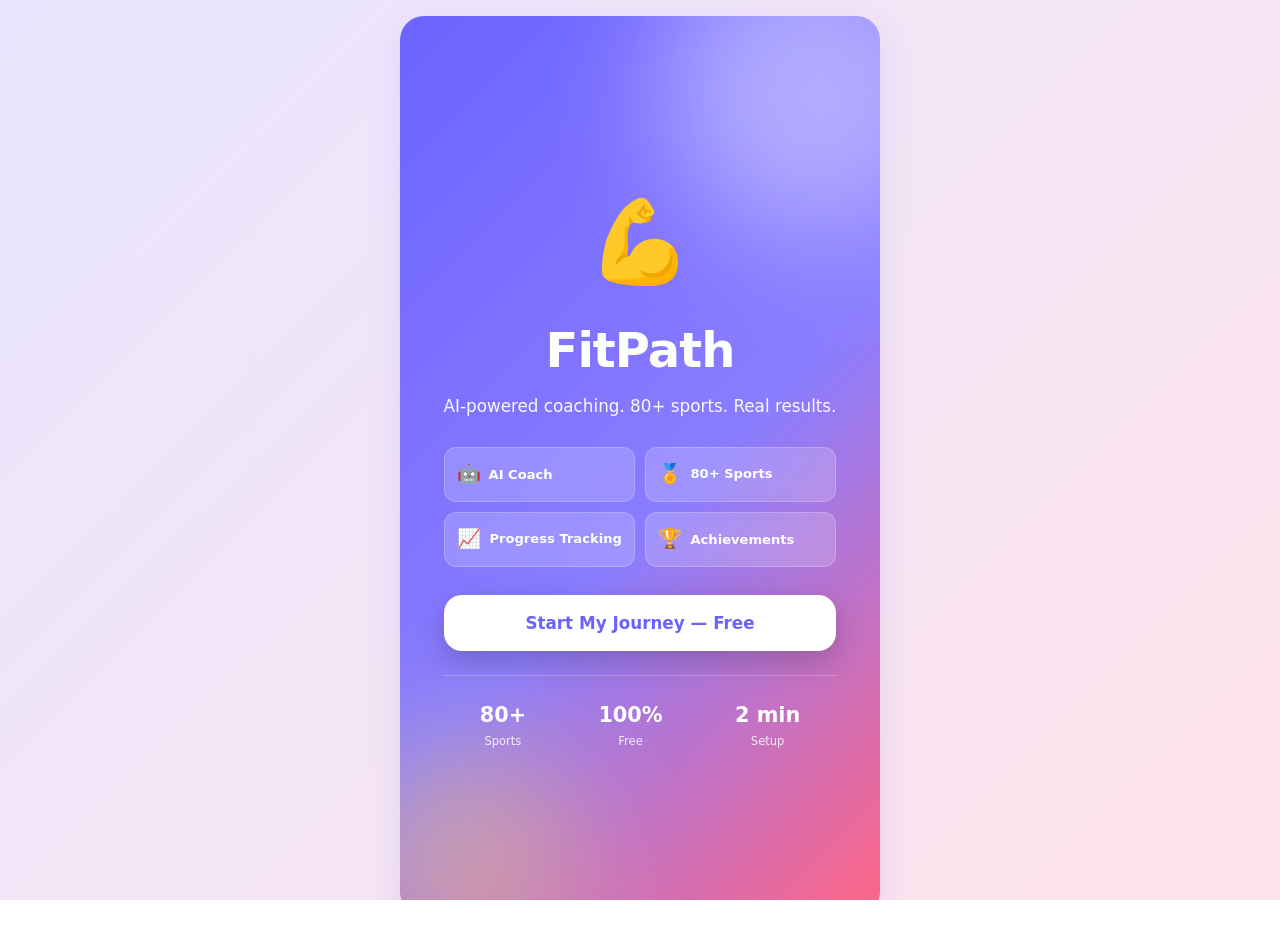
<file: index.html>
<!DOCTYPE html>
<html lang="en">
<head>
  <meta charset="UTF-8"/>
  <meta name="viewport" content="width=device-width,initial-scale=1,viewport-fit=cover"/>
  <meta name="theme-color" content="#6C63FF"/>
  <meta name="description" content="FitPath – Your AI-powered fitness companion. Personalized plans, sports scheduling, progress tracking and more."/>
  <meta name="apple-mobile-web-app-capable" content="yes"/>
  <meta name="apple-mobile-web-app-status-bar-style" content="black-translucent"/>
  <title>FitPath – Your AI Fitness Coach</title>
  <link rel="manifest" href="manifest.json"/>
  <link rel="stylesheet" href="style.css"/>
  <link rel="icon" href="data:image/svg+xml,%3Csvg xmlns='http://www.w3.org/2000/svg' viewBox='0 0 100 100'%3E%3Ctext y='.9em' font-size='90'%3E💪%3C/text%3E%3C/svg%3E"/>
</head>
<body>
<div class="app" id="app">

  <!-- ══════════ LANDING ══════════ -->
  <section class="view view-landing active" id="view-landing">
    <div class="landing-hero">
      <div class="landing-blob blob-1"></div>
      <div class="landing-blob blob-2"></div>
      <div class="landing-content">
        <div class="logo-big">💪</div>
        <h1 class="landing-title">FitPath</h1>
        <p class="landing-tagline">AI-powered coaching. 80+ sports. Real results.</p>
        <div class="landing-features">
          <div class="feat"><span>🤖</span>AI Coach</div>
          <div class="feat"><span>🏅</span>80+ Sports</div>
          <div class="feat"><span>📈</span>Progress Tracking</div>
          <div class="feat"><span>🏆</span>Achievements</div>
        </div>
        <button class="btn btn-xl" onclick="startOnboarding()">Start My Journey — Free</button>
        <button class="btn-link" id="continueBtn" style="display:none" onclick="openDashboard()">Continue where I left off →</button>
        <div class="landing-stats">
          <div><strong>80+</strong><span>Sports</span></div>
          <div><strong>100%</strong><span>Free</span></div>
          <div><strong>2 min</strong><span>Setup</span></div>
        </div>
      </div>
    </div>
  </section>

  <!-- ══════════ ONBOARDING ══════════ -->
  <section class="view view-onboarding" id="view-onboarding">
    <div class="top-bar">
      <button class="icon-btn" onclick="goHome()">✕</button>
      <div class="progress-track"><div class="progress-fill" id="onbProgress"></div></div>
      <span class="progress-text" id="onbStepText">1/7</span>
    </div>
    <div class="onb-screens" id="onbScreens">

      <!-- Step 1: Name -->
      <div class="onb-step active" data-step="1">
        <div class="onb-emoji">👋</div>
        <h2>What should we call you?</h2>
        <p class="muted">We'll personalize everything just for you.</p>
        <input type="text" class="big-input" id="inpName" placeholder="Your name" maxlength="30"/>
        <button class="btn btn-primary btn-block" onclick="onbNext(1)">Continue →</button>
      </div>

      <!-- Step 2: Sex & Age -->
      <div class="onb-step" data-step="2">
        <div class="onb-emoji">🧍</div>
        <h2>Basic info</h2>
        <p class="muted">Helps us calculate accurate fitness metrics.</p>
        <label class="label">Sex</label>
        <div class="radio-row">
          <label class="radio-card"><input type="radio" name="sex" value="male"/><span><i>♂</i>Male</span></label>
          <label class="radio-card"><input type="radio" name="sex" value="female"/><span><i>♀</i>Female</span></label>
          <label class="radio-card"><input type="radio" name="sex" value="other"/><span><i>⚧</i>Other</span></label>
        </div>
        <label class="label">Age</label>
        <div class="input-wrap"><input type="number" id="inpAge" placeholder="28" min="13" max="100"/><span class="unit">yrs</span></div>
        <button class="btn btn-primary btn-block" onclick="onbNext(2)">Continue →</button>
      </div>

      <!-- Step 3: Measurements -->
      <div class="onb-step" data-step="3">
        <div class="onb-emoji">📏</div>
        <h2>Your measurements</h2>
        <p class="muted">Used to calculate BMI, BMR, and calorie targets.</p>
        <div class="unit-toggle">
          <button class="ut-btn active" id="utMetric" onclick="setUnit('metric')">Metric (kg/cm)</button>
          <button class="ut-btn" id="utImperial" onclick="setUnit('imperial')">Imperial (lb/ft)</button>
        </div>
        <label class="label">Height</label>
        <div id="heightMetric"><div class="input-wrap"><input type="number" id="inpHCm" placeholder="175" min="100" max="250"/><span class="unit">cm</span></div></div>
        <div id="heightImperial" class="hidden">
          <div class="input-row">
            <div class="input-wrap"><input type="number" id="inpHFt" placeholder="5" min="3" max="8"/><span class="unit">ft</span></div>
            <div class="input-wrap"><input type="number" id="inpHIn" placeholder="9" min="0" max="11"/><span class="unit">in</span></div>
          </div>
        </div>
        <label class="label">Weight</label>
        <div class="input-wrap"><input type="number" id="inpWt" placeholder="75" min="30" max="400"/><span class="unit" id="wtUnit">kg</span></div>
        <button class="btn btn-primary btn-block" onclick="onbNext(3)">Continue →</button>
      </div>

      <!-- Step 4: Body Type -->
      <div class="onb-step" data-step="4">
        <div class="onb-emoji">🧬</div>
        <h2>Your body type</h2>
        <p class="muted">Pick the closest to your natural build.</p>
        <div class="card-grid">
          <label class="pick-card"><input type="radio" name="body" value="ectomorph"/><span><i>🦒</i><b>Ectomorph</b><em>Lean, slim frame</em></span></label>
          <label class="pick-card"><input type="radio" name="body" value="mesomorph"/><span><i>🏋️</i><b>Mesomorph</b><em>Athletic, muscular</em></span></label>
          <label class="pick-card"><input type="radio" name="body" value="endomorph"/><span><i>🐻</i><b>Endomorph</b><em>Broader frame</em></span></label>
          <label class="pick-card"><input type="radio" name="body" value="unsure"/><span><i>🤷</i><b>Not sure</b><em>Mixed / unknown</em></span></label>
        </div>
        <button class="btn btn-primary btn-block" onclick="onbNext(4)">Continue →</button>
      </div>

      <!-- Step 5: Experience -->
      <div class="onb-step" data-step="5">
        <div class="onb-emoji">🏋️</div>
        <h2>Your experience</h2>
        <p class="muted">Be honest — we'll tune the plan accordingly.</p>
        <label class="label">Weight training</label>
        <div class="pick-list">
          <label class="pick-row"><input type="radio" name="exp" value="none"/><span><b>Beginner</b><em>Little to no experience</em></span></label>
          <label class="pick-row"><input type="radio" name="exp" value="beginner"/><span><b>Novice</b><em>Up to 1 year</em></span></label>
          <label class="pick-row"><input type="radio" name="exp" value="intermediate"/><span><b>Intermediate</b><em>1–3 years consistent</em></span></label>
          <label class="pick-row"><input type="radio" name="exp" value="advanced"/><span><b>Advanced</b><em>3+ years</em></span></label>
        </div>
        <label class="label">Current weekly activity</label>
        <div class="pick-list">
          <label class="pick-row"><input type="radio" name="freq" value="sedentary"/><span>🛋️ Sedentary — rarely exercise</span></label>
          <label class="pick-row"><input type="radio" name="freq" value="light"/><span>🚶 Light — 1–2 days/week</span></label>
          <label class="pick-row"><input type="radio" name="freq" value="moderate"/><span>🏃 Moderate — 3–4 days/week</span></label>
          <label class="pick-row"><input type="radio" name="freq" value="active"/><span>⚡ Active — 5–6 days/week</span></label>
          <label class="pick-row"><input type="radio" name="freq" value="very_active"/><span>🔥 Very Active — daily intense</span></label>
        </div>
        <button class="btn btn-primary btn-block" onclick="onbNext(5)">Continue →</button>
      </div>

      <!-- Step 6: Sports Selection -->
      <div class="onb-step" data-step="6">
        <div class="onb-emoji">🏅</div>
        <h2>Pick your sports</h2>
        <p class="muted">Choose <strong>up to 5 sports</strong>. We'll build your schedule around them.</p>
        <div class="sports-counter">
          <span id="sportsCount">0</span>/5 selected
        </div>
        <input type="text" class="search-bar" id="sportSearch" placeholder="🔍 Search sports..." oninput="filterSports()"/>
        <div class="filter-chips" id="sportCatFilter"></div>
        <div class="sports-grid" id="sportsGrid"></div>
        <button class="btn btn-primary btn-block" onclick="onbNext(6)">Continue →</button>
      </div>

      <!-- Step 7: Goal -->
      <div class="onb-step" data-step="7">
        <div class="onb-emoji">🎯</div>
        <h2>Your main goal</h2>
        <p class="muted">We'll optimize your schedule and nutrition around this.</p>
        <div class="card-grid goal-grid">
          <label class="pick-card big"><input type="radio" name="goal" value="athletic"/><span><i>🏆</i><b>Athletic Performance</b><em>Strength, speed &amp; endurance</em></span></label>
          <label class="pick-card big"><input type="radio" name="goal" value="weight_loss"/><span><i>⚖️</i><b>Weight Loss</b><em>Burn fat, reshape body</em></span></label>
          <label class="pick-card big"><input type="radio" name="goal" value="muscle_gain"/><span><i>💪</i><b>Muscle Gain</b><em>Build lean muscle</em></span></label>
          <label class="pick-card big"><input type="radio" name="goal" value="general"/><span><i>🌱</i><b>General Health</b><em>Stay fit, feel great</em></span></label>
        </div>
        <button class="btn btn-primary btn-block" onclick="onbNext(7)">Create My Plan 🎉</button>
      </div>

    </div>
  </section>

  <!-- ══════════ DASHBOARD ══════════ -->
  <section class="view view-dashboard" id="view-dashboard">
    <header class="db-header">
      <div>
        <p class="db-greeting" id="dbGreeting">Good morning</p>
        <h1 class="db-title" id="dbTitle">Let's crush it 💪</h1>
      </div>
      <div style="display:flex;align-items:center;gap:10px;">
        <button class="icon-btn" id="darkToggle" onclick="toggleDark()" title="Toggle dark mode">🌙</button>
        <button class="avatar" id="dbAvatar" onclick="switchTab('profile')">?</button>
      </div>
    </header>
    <main class="db-main" id="dbMain"></main>
    <nav class="bottom-nav">
      <button class="nav-btn active" data-tab="home"     onclick="switchTab('home')">    <span class="nav-icon">🏠</span><span>Home</span></button>
      <button class="nav-btn"        data-tab="schedule" onclick="switchTab('schedule')"><span class="nav-icon">📅</span><span>Schedule</span></button>
      <button class="nav-btn"        data-tab="chat"     onclick="switchTab('chat')">    <span class="nav-icon">🤖</span><span>AI Coach</span></button>
      <button class="nav-btn"        data-tab="progress" onclick="switchTab('progress')"><span class="nav-icon">📈</span><span>Progress</span></button>
      <button class="nav-btn"        data-tab="profile"  onclick="switchTab('profile')"> <span class="nav-icon">👤</span><span>Profile</span></button>
    </nav>
  </section>

</div><!-- end .app -->

<!-- Exercise detail modal -->
<div class="modal-backdrop hidden" id="exModal" onclick="closeExModal(event)">
  <div class="modal" id="exModalContent"></div>
</div>

<!-- Achievement popup -->
<div class="achievement-popup hidden" id="achPopup">
  <div class="ach-pop-inner">
    <div class="ach-pop-icon" id="achPopIcon"></div>
    <div class="ach-pop-text">
      <strong id="achPopTitle"></strong>
      <span id="achPopDesc"></span>
    </div>
  </div>
</div>

<!-- Toast -->
<div class="toast" id="toast"></div>

<script>if("serviceWorker" in navigator) navigator.serviceWorker.register("sw.js");</script>
<script src="data.js"></script>
<script src="chat.js"></script>
<script src="app.js"></script>
</body>
</html>
</file>
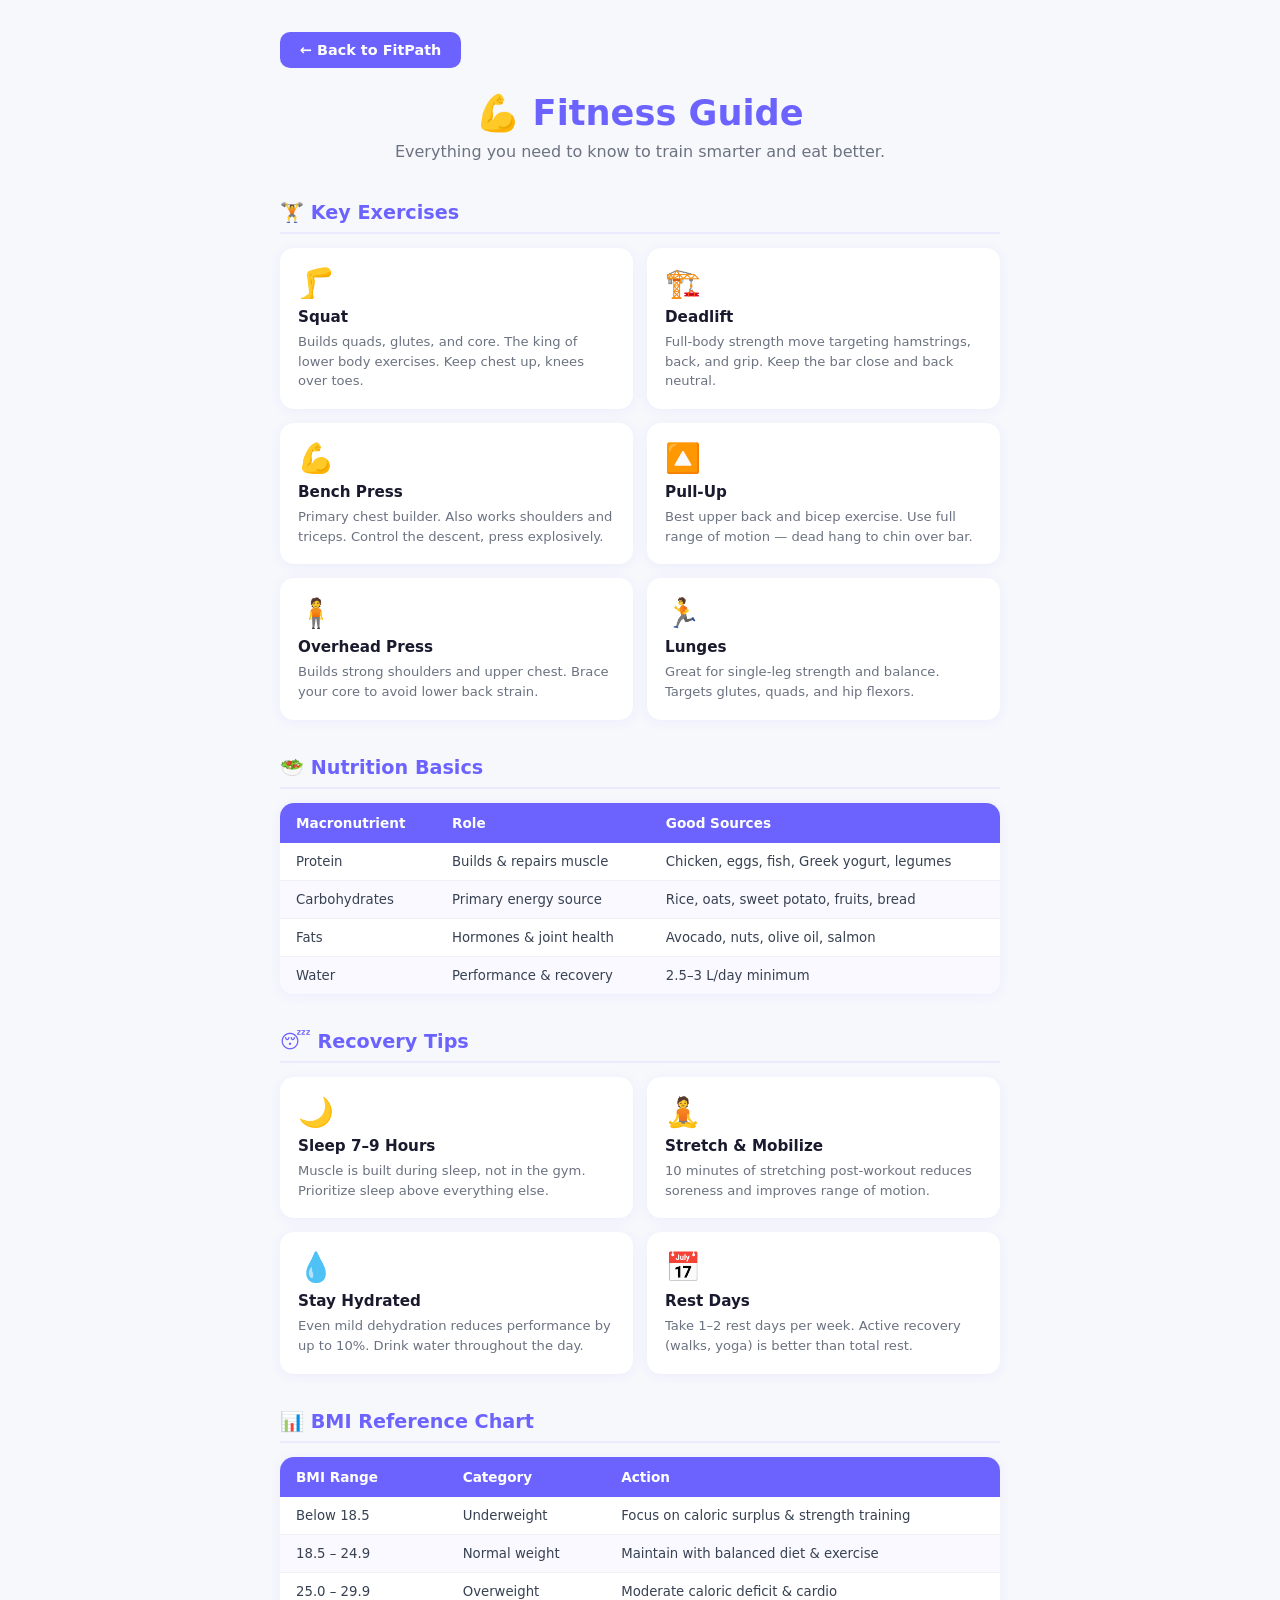
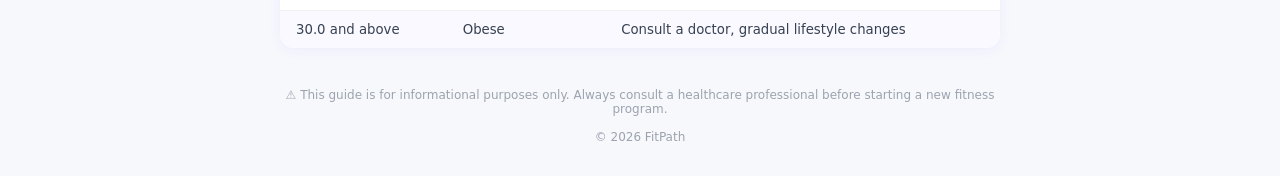
<file: guide.html>
<!DOCTYPE html>
<html lang="en">
<head>
  <meta charset="UTF-8" />
  <meta name="viewport" content="width=device-width, initial-scale=1.0" />
  <title>FitPath – Fitness Guide</title>
  <style>
    *, *::before, *::after { box-sizing: border-box; margin: 0; padding: 0; }
    body {
      font-family: 'Segoe UI', system-ui, sans-serif;
      background: #f7f8fc;
      color: #1a1a2e;
      padding: 32px 16px;
    }
    .container { max-width: 720px; margin: 0 auto; }
    header {
      text-align: center;
      margin-bottom: 40px;
    }
    header h1 { font-size: 2.2rem; color: #6C63FF; font-weight: 800; }
    header p { color: #6b7280; margin-top: 8px; font-size: 1rem; }

    .back-btn {
      display: inline-block;
      margin-bottom: 24px;
      padding: 10px 20px;
      background: #6C63FF;
      color: #fff;
      border-radius: 10px;
      text-decoration: none;
      font-weight: 600;
      font-size: 0.9rem;
    }
    .back-btn:hover { background: #574fd6; }

    section { margin-bottom: 36px; }
    section h2 {
      font-size: 1.2rem;
      font-weight: 700;
      margin-bottom: 14px;
      padding-bottom: 8px;
      border-bottom: 2px solid #ede9ff;
      color: #6C63FF;
    }

    .cards { display: grid; grid-template-columns: 1fr 1fr; gap: 14px; }
    @media (max-width: 500px) { .cards { grid-template-columns: 1fr; } }

    .card {
      background: #fff;
      border-radius: 14px;
      padding: 18px;
      box-shadow: 0 2px 12px rgba(108,99,255,0.08);
    }
    .card-icon { font-size: 1.8rem; margin-bottom: 8px; }
    .card h3 { font-size: 0.95rem; font-weight: 700; margin-bottom: 6px; }
    .card p { font-size: 0.82rem; color: #6b7280; line-height: 1.5; }

    table {
      width: 100%;
      border-collapse: collapse;
      background: #fff;
      border-radius: 14px;
      overflow: hidden;
      box-shadow: 0 2px 12px rgba(108,99,255,0.08);
    }
    th {
      background: #6C63FF;
      color: #fff;
      padding: 12px 16px;
      text-align: left;
      font-size: 0.85rem;
    }
    td {
      padding: 11px 16px;
      font-size: 0.83rem;
      border-bottom: 1px solid #f0f0f5;
      color: #374151;
    }
    tr:last-child td { border-bottom: none; }
    tr:nth-child(even) td { background: #f9f9ff; }

    footer {
      text-align: center;
      font-size: 0.75rem;
      color: #9ca3af;
      margin-top: 40px;
    }
  </style>
</head>
<body>
  <div class="container">

    <a href="landing.html" class="back-btn">← Back to FitPath</a>

    <header>
      <h1>💪 Fitness Guide</h1>
      <p>Everything you need to know to train smarter and eat better.</p>
    </header>

    <!-- Workouts -->
    <section>
      <h2>🏋️ Key Exercises</h2>
      <div class="cards">
        <div class="card">
          <div class="card-icon">🦵</div>
          <h3>Squat</h3>
          <p>Builds quads, glutes, and core. The king of lower body exercises. Keep chest up, knees over toes.</p>
        </div>
        <div class="card">
          <div class="card-icon">🏗️</div>
          <h3>Deadlift</h3>
          <p>Full-body strength move targeting hamstrings, back, and grip. Keep the bar close and back neutral.</p>
        </div>
        <div class="card">
          <div class="card-icon">💪</div>
          <h3>Bench Press</h3>
          <p>Primary chest builder. Also works shoulders and triceps. Control the descent, press explosively.</p>
        </div>
        <div class="card">
          <div class="card-icon">🔼</div>
          <h3>Pull-Up</h3>
          <p>Best upper back and bicep exercise. Use full range of motion — dead hang to chin over bar.</p>
        </div>
        <div class="card">
          <div class="card-icon">🧍</div>
          <h3>Overhead Press</h3>
          <p>Builds strong shoulders and upper chest. Brace your core to avoid lower back strain.</p>
        </div>
        <div class="card">
          <div class="card-icon">🏃</div>
          <h3>Lunges</h3>
          <p>Great for single-leg strength and balance. Targets glutes, quads, and hip flexors.</p>
        </div>
      </div>
    </section>

    <!-- Nutrition -->
    <section>
      <h2>🥗 Nutrition Basics</h2>
      <table>
        <thead>
          <tr><th>Macronutrient</th><th>Role</th><th>Good Sources</th></tr>
        </thead>
        <tbody>
          <tr><td>Protein</td><td>Builds & repairs muscle</td><td>Chicken, eggs, fish, Greek yogurt, legumes</td></tr>
          <tr><td>Carbohydrates</td><td>Primary energy source</td><td>Rice, oats, sweet potato, fruits, bread</td></tr>
          <tr><td>Fats</td><td>Hormones & joint health</td><td>Avocado, nuts, olive oil, salmon</td></tr>
          <tr><td>Water</td><td>Performance & recovery</td><td>2.5–3 L/day minimum</td></tr>
        </tbody>
      </table>
    </section>

    <!-- Recovery -->
    <section>
      <h2>😴 Recovery Tips</h2>
      <div class="cards">
        <div class="card">
          <div class="card-icon">🌙</div>
          <h3>Sleep 7–9 Hours</h3>
          <p>Muscle is built during sleep, not in the gym. Prioritize sleep above everything else.</p>
        </div>
        <div class="card">
          <div class="card-icon">🧘</div>
          <h3>Stretch & Mobilize</h3>
          <p>10 minutes of stretching post-workout reduces soreness and improves range of motion.</p>
        </div>
        <div class="card">
          <div class="card-icon">💧</div>
          <h3>Stay Hydrated</h3>
          <p>Even mild dehydration reduces performance by up to 10%. Drink water throughout the day.</p>
        </div>
        <div class="card">
          <div class="card-icon">📅</div>
          <h3>Rest Days</h3>
          <p>Take 1–2 rest days per week. Active recovery (walks, yoga) is better than total rest.</p>
        </div>
      </div>
    </section>

    <!-- BMI Reference -->
    <section>
      <h2>📊 BMI Reference Chart</h2>
      <table>
        <thead>
          <tr><th>BMI Range</th><th>Category</th><th>Action</th></tr>
        </thead>
        <tbody>
          <tr><td>Below 18.5</td><td>Underweight</td><td>Focus on caloric surplus & strength training</td></tr>
          <tr><td>18.5 – 24.9</td><td>Normal weight</td><td>Maintain with balanced diet & exercise</td></tr>
          <tr><td>25.0 – 29.9</td><td>Overweight</td><td>Moderate caloric deficit & cardio</td></tr>
          <tr><td>30.0 and above</td><td>Obese</td><td>Consult a doctor, gradual lifestyle changes</td></tr>
        </tbody>
      </table>
    </section>

    <footer>
      ⚠️ This guide is for informational purposes only. Always consult a healthcare professional before starting a new fitness program.<br><br>
      &copy; 2026 FitPath
    </footer>

  </div>
</body>
</html>
</file>
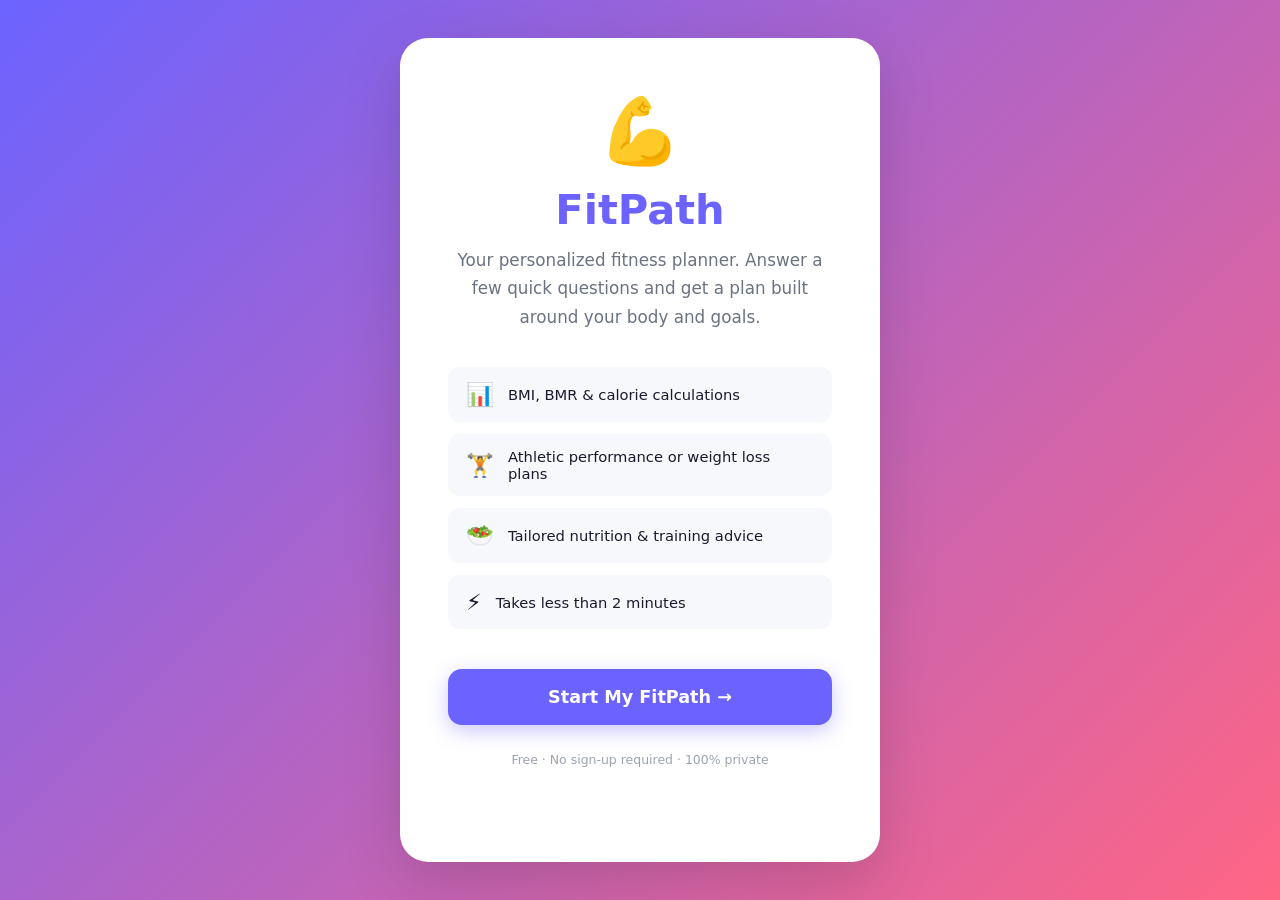
<file: landing.html>
<!DOCTYPE html>
<html lang="en">
<head>
  <meta charset="UTF-8" />
  <meta name="viewport" content="width=device-width, initial-scale=1.0" />
  <title>FitPath – Welcome</title>
  <style>
    *, *::before, *::after { box-sizing: border-box; margin: 0; padding: 0; }

    body {
      font-family: 'Segoe UI', system-ui, -apple-system, sans-serif;
      background: linear-gradient(135deg, #6C63FF 0%, #FF6584 100%);
      min-height: 100vh;
      display: flex;
      align-items: center;
      justify-content: center;
      padding: 24px;
    }

    .card {
      background: #fff;
      border-radius: 28px;
      padding: 56px 48px;
      max-width: 480px;
      width: 100%;
      text-align: center;
      box-shadow: 0 20px 60px rgba(0,0,0,0.15);
    }

    .logo { font-size: 4rem; margin-bottom: 16px; }

    h1 {
      font-size: 2.6rem;
      font-weight: 800;
      color: #6C63FF;
      margin-bottom: 12px;
    }

    p {
      color: #6b7280;
      font-size: 1.05rem;
      line-height: 1.7;
      margin-bottom: 36px;
    }

    .features {
      display: flex;
      flex-direction: column;
      gap: 12px;
      margin-bottom: 40px;
      text-align: left;
    }

    .feature {
      display: flex;
      align-items: center;
      gap: 14px;
      padding: 14px 18px;
      background: #f7f8fc;
      border-radius: 12px;
      font-size: 0.92rem;
      font-weight: 500;
      color: #1a1a2e;
    }

    .feature-icon { font-size: 1.4rem; }

    .btn {
      display: inline-block;
      width: 100%;
      padding: 18px;
      background: #6C63FF;
      color: #fff;
      font-size: 1.1rem;
      font-weight: 700;
      border-radius: 14px;
      text-decoration: none;
      transition: all 0.2s ease;
      box-shadow: 0 6px 20px rgba(108,99,255,0.35);
    }

    .btn:hover {
      background: #574fd6;
      transform: translateY(-2px);
      box-shadow: 0 10px 28px rgba(108,99,255,0.45);
    }

    .footer {
      margin-top: 24px;
      font-size: 0.78rem;
      color: #9ca3af;
    }
  </style>
</head>
<body>
  <div class="card">
    <div class="logo">💪</div>
    <h1>FitPath</h1>
    <p>Your personalized fitness planner. Answer a few quick questions and get a plan built around your body and goals.</p>

    <div class="features">
      <div class="feature">
        <span class="feature-icon">📊</span>
        <span>BMI, BMR &amp; calorie calculations</span>
      </div>
      <div class="feature">
        <span class="feature-icon">🏋️</span>
        <span>Athletic performance or weight loss plans</span>
      </div>
      <div class="feature">
        <span class="feature-icon">🥗</span>
        <span>Tailored nutrition &amp; training advice</span>
      </div>
      <div class="feature">
        <span class="feature-icon">⚡</span>
        <span>Takes less than 2 minutes</span>
      </div>
    </div>

    <a href="index.html" class="btn">Start My FitPath →</a>

    <p class="footer">Free · No sign-up required · 100% private</p>
  </div>
</body>
</html>
</file>
<file: style.css>
/* ═══════════════════════════════════════════════════════
   FitPath – Complete Design System v2
   ═══════════════════════════════════════════════════════ */
*,*::before,*::after{box-sizing:border-box;margin:0;padding:0}
:root{
  --primary:#6C63FF;--primary-dark:#574fd6;--primary-light:#ede9ff;
  --accent:#FF6584;--success:#10b981;--warning:#f59e0b;--danger:#ef4444;
  --bg:#f7f8fc;--bg-elevated:#fff;--bg-muted:#f1f2f9;
  --text:#1a1a2e;--text-muted:#6b7280;--text-light:#9ca3af;
  --border:#e5e7eb;--border-light:#f0f1f7;
  --shadow-sm:0 2px 8px rgba(17,24,39,.06);
  --shadow-md:0 4px 16px rgba(108,99,255,.09);
  --shadow-lg:0 12px 32px rgba(108,99,255,.15);
  --shadow-primary:0 6px 20px rgba(108,99,255,.35);
  --r-sm:8px;--r-md:12px;--r-lg:18px;--r-xl:24px;
  --t-fast:.15s ease;--t-med:.25s ease;--t-slow:.4s ease;
  --max-w:480px;--nav-h:72px;
}
[data-theme="dark"]{
  --bg:#0f0f1e;--bg-elevated:#1a1a2e;--bg-muted:#252540;
  --text:#f5f5fa;--text-muted:#9ca3af;--text-light:#6b7280;
  --border:#2d2d48;--border-light:#252540;--primary-light:#2a2550;
  --shadow-sm:0 2px 8px rgba(0,0,0,.3);--shadow-md:0 4px 16px rgba(0,0,0,.4);--shadow-lg:0 12px 32px rgba(0,0,0,.5);
}

/* ── Base ── */
html,body{height:100%;overflow-x:hidden}
body{font-family:-apple-system,BlinkMacSystemFont,'Segoe UI',system-ui,sans-serif;background:var(--bg);color:var(--text);font-size:15px;line-height:1.5;-webkit-font-smoothing:antialiased;transition:background var(--t-med),color var(--t-med)}
button{font-family:inherit;cursor:pointer;border:none;background:none;color:inherit}
input,select,textarea{font-family:inherit}
a{color:var(--primary);text-decoration:none}

/* ── App shell ── */
.app{max-width:var(--max-w);margin:0 auto;min-height:100vh;background:var(--bg);position:relative;box-shadow:var(--shadow-lg)}
@media(min-width:481px){body{padding:16px;background:linear-gradient(135deg,#e8e6ff,#ffe3ea)}[data-theme="dark"] body{background:#0a0a15}.app{border-radius:var(--r-xl);overflow:hidden;min-height:calc(100vh - 32px)}}

/* ── Views ── */
.view{display:none;min-height:100vh;animation:fadeIn var(--t-med)}
.view.active{display:block}
@keyframes fadeIn{from{opacity:0;transform:translateY(8px)}to{opacity:1;transform:translateY(0)}}
@keyframes slideIn{from{opacity:0;transform:translateX(20px)}to{opacity:1;transform:translateX(0)}}
@keyframes popIn{from{opacity:0;transform:scale(.9)}to{opacity:1;transform:scale(1)}}
@keyframes bounce{0%,100%{transform:translateY(0)}50%{transform:translateY(-8px)}}

/* ══ LANDING ══ */
.landing-hero{min-height:100vh;position:relative;overflow:hidden;background:linear-gradient(135deg,#6C63FF 0%,#8a7dff 55%,#FF6584 100%);color:#fff;display:flex;align-items:center;justify-content:center;padding:40px 24px}
.landing-blob{position:absolute;border-radius:50%;filter:blur(60px);opacity:.4;pointer-events:none}
.blob-1{width:300px;height:300px;background:#fff;top:-80px;right:-80px}
.blob-2{width:240px;height:240px;background:#FFD166;bottom:-60px;left:-60px}
.landing-content{text-align:center;max-width:400px;position:relative;z-index:2}
.logo-big{font-size:5rem;margin-bottom:12px;animation:bounce 2s ease-in-out infinite}
.landing-title{font-size:3rem;font-weight:900;letter-spacing:-.02em;margin-bottom:8px}
.landing-tagline{font-size:1.05rem;opacity:.95;margin-bottom:28px;line-height:1.5}
.landing-features{display:grid;grid-template-columns:1fr 1fr;gap:10px;margin-bottom:28px}
.feat{background:rgba(255,255,255,.18);backdrop-filter:blur(10px);padding:12px;border-radius:var(--r-md);font-size:.82rem;font-weight:600;display:flex;align-items:center;gap:8px;border:1px solid rgba(255,255,255,.2)}
.feat span{font-size:1.2rem}
.landing-stats{display:flex;justify-content:space-around;margin-top:24px;padding-top:24px;border-top:1px solid rgba(255,255,255,.25)}
.landing-stats div{display:flex;flex-direction:column;gap:2px;align-items:center}
.landing-stats strong{font-size:1.3rem;font-weight:800}
.landing-stats span{font-size:.72rem;opacity:.85}
.btn-link{display:block;margin:16px auto 0;color:#fff;background:none;font-size:.88rem;opacity:.9;text-decoration:underline}

/* ══ BUTTONS ══ */
.btn{display:inline-flex;align-items:center;justify-content:center;gap:8px;padding:12px 24px;border-radius:var(--r-md);font-weight:600;font-size:.95rem;transition:all var(--t-fast);white-space:nowrap}
.btn:active{transform:scale(.97)}
.btn-primary{background:var(--primary);color:#fff;box-shadow:var(--shadow-primary)}
.btn-primary:hover{background:var(--primary-dark)}
.btn-secondary{background:var(--bg-muted);color:var(--text)}
.btn-secondary:hover{background:var(--border)}
.btn-outline{background:transparent;border:2px solid var(--border);color:var(--text)}
.btn-outline:hover{border-color:var(--primary);color:var(--primary)}
.btn-danger{background:var(--danger);color:#fff}
.btn-success{background:var(--success);color:#fff}
.btn-xl{padding:18px 36px;font-size:1.05rem;border-radius:var(--r-lg);background:#fff;color:var(--primary);box-shadow:0 10px 30px rgba(0,0,0,.2);font-weight:700;width:100%}
.btn-xl:hover{transform:translateY(-2px);box-shadow:0 14px 36px rgba(0,0,0,.25)}
.btn-block{width:100%;padding:16px;margin-top:24px}
.btn-sm{padding:8px 14px;font-size:.8rem;border-radius:var(--r-sm)}
.icon-btn{width:40px;height:40px;border-radius:50%;display:flex;align-items:center;justify-content:center;font-size:1.1rem;color:var(--text);background:var(--bg-muted);transition:background var(--t-fast);flex-shrink:0}
.icon-btn:hover{background:var(--border)}

/* ══ ONBOARDING ══ */
.view-onboarding{padding-bottom:40px}
.top-bar{display:flex;align-items:center;gap:12px;padding:20px 20px 8px}
.progress-track{flex:1;height:6px;background:var(--border);border-radius:20px;overflow:hidden}
.progress-fill{height:100%;background:linear-gradient(90deg,var(--primary),var(--accent));border-radius:20px;transition:width var(--t-slow)}
.progress-text{font-size:.78rem;color:var(--text-muted);font-weight:600;min-width:36px;text-align:right}
.onb-screens{padding:24px 24px 40px}
.onb-step{display:none;animation:slideIn var(--t-med)}
.onb-step.active{display:block}
.onb-emoji{font-size:3rem;text-align:center;margin-bottom:12px}
.onb-step h2{text-align:center;font-size:1.5rem;font-weight:800;margin-bottom:6px}
.onb-step>.muted{text-align:center;margin-bottom:24px}
.muted{color:var(--text-muted);font-size:.9rem}

/* Form elements */
.label{display:block;font-size:.75rem;font-weight:700;color:var(--text-muted);margin-bottom:8px;margin-top:20px;text-transform:uppercase;letter-spacing:.05em}
.label:first-of-type{margin-top:0}
.big-input,.input-wrap input{width:100%;padding:16px;font-size:1rem;background:var(--bg-elevated);border:2px solid var(--border);border-radius:var(--r-md);color:var(--text);outline:none;transition:all var(--t-fast)}
.big-input:focus,.input-wrap input:focus{border-color:var(--primary)}
.input-wrap{position:relative;display:flex;align-items:center;background:var(--bg-elevated);border:2px solid var(--border);border-radius:var(--r-md);overflow:hidden;transition:border var(--t-fast)}
.input-wrap:focus-within{border-color:var(--primary)}
.input-wrap input{border:none;flex:1;padding:14px 16px;background:transparent}
.input-wrap .unit{padding:0 14px;font-size:.82rem;font-weight:600;color:var(--text-muted);background:var(--bg-muted);align-self:stretch;display:flex;align-items:center;white-space:nowrap}
.input-row{display:flex;gap:10px}
.input-row .input-wrap{flex:1}
.hidden{display:none!important}

/* Unit toggle */
.unit-toggle{display:flex;background:var(--bg-muted);border-radius:var(--r-md);padding:4px;margin-bottom:16px}
.ut-btn{flex:1;padding:10px;font-weight:600;font-size:.85rem;color:var(--text-muted);border-radius:var(--r-sm);transition:all var(--t-fast)}
.ut-btn.active{background:var(--bg-elevated);color:var(--primary);box-shadow:var(--shadow-sm)}

/* Radio cards */
.radio-row{display:flex;gap:10px;margin-bottom:8px}
.radio-card{flex:1;cursor:pointer}
.radio-card input{display:none}
.radio-card>span{display:flex;flex-direction:column;align-items:center;gap:6px;padding:14px 8px;border:2px solid var(--border);border-radius:var(--r-md);background:var(--bg-elevated);font-weight:600;font-size:.85rem;transition:all var(--t-fast)}
.radio-card>span>i{font-size:1.5rem;font-style:normal}
.radio-card input:checked+span{border-color:var(--primary);background:var(--primary-light);color:var(--primary)}

/* Pick cards */
.card-grid{display:grid;grid-template-columns:1fr 1fr;gap:12px}
.goal-grid{grid-template-columns:1fr 1fr}
.pick-card{cursor:pointer}
.pick-card input{display:none}
.pick-card>span{display:flex;flex-direction:column;align-items:center;gap:4px;padding:18px 12px;border:2px solid var(--border);border-radius:var(--r-md);background:var(--bg-elevated);text-align:center;transition:all var(--t-fast);min-height:110px;justify-content:center}
.pick-card>span>i{font-size:1.8rem;font-style:normal;margin-bottom:4px}
.pick-card>span>b{font-size:.9rem;font-weight:700}
.pick-card>span>em{font-size:.72rem;font-style:normal;color:var(--text-muted);line-height:1.4}
.pick-card input:checked+span{border-color:var(--primary);background:var(--primary-light)}
.pick-card input:checked+span>b{color:var(--primary)}
.pick-card.big>span{min-height:130px;padding:20px 14px}

/* Pick list */
.pick-list{display:flex;flex-direction:column;gap:8px}
.pick-row{cursor:pointer}
.pick-row input{display:none}
.pick-row>span{display:flex;flex-direction:column;gap:2px;padding:14px 16px;border:2px solid var(--border);border-radius:var(--r-md);background:var(--bg-elevated);transition:all var(--t-fast);font-size:.88rem}
.pick-row>span>b{font-weight:700}
.pick-row>span>em{font-size:.76rem;font-style:normal;color:var(--text-muted)}
.pick-row input:checked+span{border-color:var(--primary);background:var(--primary-light)}
.pick-row input:checked+span>b{color:var(--primary)}

/* ══ SPORTS PICKER ══ */
.sports-counter{text-align:center;font-size:.9rem;font-weight:700;color:var(--primary);background:var(--primary-light);padding:10px;border-radius:var(--r-md);margin-bottom:14px}
.sports-counter span{font-size:1.3rem}
.search-bar{width:100%;padding:12px 16px;background:var(--bg-elevated);border:2px solid var(--border);border-radius:var(--r-md);outline:none;font-size:.92rem;color:var(--text);transition:border var(--t-fast)}
.search-bar:focus{border-color:var(--primary)}
.filter-chips{display:flex;gap:8px;overflow-x:auto;padding:4px 0 8px;scrollbar-width:none}
.filter-chips::-webkit-scrollbar{display:none}
.chip{padding:7px 14px;background:var(--bg-elevated);border:1.5px solid var(--border);border-radius:20px;font-size:.78rem;font-weight:600;color:var(--text-muted);white-space:nowrap;cursor:pointer;transition:all var(--t-fast)}
.chip.active{background:var(--primary);color:#fff;border-color:var(--primary)}
.sports-grid{display:grid;grid-template-columns:1fr 1fr;gap:10px;max-height:340px;overflow-y:auto;padding:4px 2px;scrollbar-width:thin;scrollbar-color:var(--primary) var(--border)}
.sports-grid::-webkit-scrollbar{width:5px}
.sports-grid::-webkit-scrollbar-track{background:var(--border);border-radius:10px}
.sports-grid::-webkit-scrollbar-thumb{background:var(--primary);border-radius:10px}
.sport-item{display:flex;align-items:center;gap:10px;padding:12px;border:2px solid var(--border);border-radius:var(--r-md);background:var(--bg-elevated);cursor:pointer;transition:all var(--t-fast);user-select:none}
.sport-item:hover{border-color:var(--primary)}
.sport-item.selected{border-color:var(--primary);background:var(--primary-light)}
.sport-item.disabled{opacity:.4;pointer-events:none}
.sport-item.selected .sport-check{background:var(--primary);color:#fff;border-color:var(--primary)}
.sport-emoji{font-size:1.4rem;flex-shrink:0}
.sport-info{flex:1;min-width:0}
.sport-info b{display:block;font-size:.82rem;font-weight:700;white-space:nowrap;overflow:hidden;text-overflow:ellipsis}
.sport-info small{font-size:.68rem;color:var(--text-muted)}
.sport-check{width:20px;height:20px;border-radius:50%;border:2px solid var(--border);display:flex;align-items:center;justify-content:center;font-size:.7rem;flex-shrink:0;transition:all var(--t-fast)}

/* ══ DASHBOARD ══ */
.view-dashboard{padding-bottom:calc(var(--nav-h) + 20px)}
.db-header{display:flex;align-items:center;justify-content:space-between;padding:24px 20px 16px}
.db-greeting{font-size:.85rem;color:var(--text-muted)}
.db-title{font-size:1.35rem;font-weight:800;margin-top:2px}
.avatar{width:44px;height:44px;border-radius:50%;background:linear-gradient(135deg,var(--primary),var(--accent));color:#fff;font-weight:700;font-size:1.1rem;display:flex;align-items:center;justify-content:center;box-shadow:var(--shadow-primary);cursor:pointer;transition:transform var(--t-fast)}
.avatar:hover{transform:scale(1.08)}
.db-main{padding:0 16px}

/* Section */
.section{margin-bottom:20px}
.section-title{font-size:.78rem;font-weight:700;text-transform:uppercase;letter-spacing:.05em;color:var(--text-muted);margin-bottom:10px;display:flex;justify-content:space-between;align-items:center}
.section-link{font-size:.78rem;color:var(--primary);font-weight:600;text-transform:none;letter-spacing:0}

/* Stats row */
.stats-row{display:grid;grid-template-columns:1fr 1fr;gap:10px;margin-bottom:16px}
.stats-row-3{grid-template-columns:1fr 1fr 1fr}
.stat-card{background:var(--bg-elevated);border-radius:var(--r-md);padding:14px 16px;box-shadow:var(--shadow-sm);border:1px solid var(--border-light)}
.stat-card .lbl{font-size:.68rem;color:var(--text-muted);text-transform:uppercase;letter-spacing:.05em;font-weight:600}
.stat-card .val{font-size:1.5rem;font-weight:800;color:var(--text);margin-top:2px}
.stat-card .sub{font-size:.72rem;color:var(--text-muted);margin-top:1px}
.stat-card.primary{background:linear-gradient(135deg,var(--primary),#8478ff);color:#fff;border:none}
.stat-card.primary .lbl,.stat-card.primary .sub{color:rgba(255,255,255,.85)}
.stat-card.primary .val{color:#fff}
.stat-card.success{background:linear-gradient(135deg,var(--success),#34d399);color:#fff;border:none}
.stat-card.success .lbl,.stat-card.success .sub{color:rgba(255,255,255,.85)}
.stat-card.success .val{color:#fff}

/* Motivation banner */
.motivation{background:linear-gradient(135deg,#FFD166,#FF6584);color:#fff;border-radius:var(--r-md);padding:18px 20px;margin-bottom:16px;box-shadow:var(--shadow-md);position:relative;overflow:hidden}
.motivation::before{content:'';position:absolute;width:140px;height:140px;background:rgba(255,255,255,.15);border-radius:50%;top:-50px;right:-40px}
.motivation h3{font-size:.95rem;font-weight:700;margin-bottom:3px;position:relative}
.motivation p{font-size:.82rem;opacity:.95;position:relative;line-height:1.5}

/* Streak card */
.streak-card{background:var(--bg-elevated);border-radius:var(--r-md);padding:16px;border:1px solid var(--border-light);display:flex;align-items:center;gap:14px;margin-bottom:14px}
.streak-fire{font-size:2rem}
.streak-info strong{font-size:1.2rem;font-weight:800;display:block}
.streak-info span{font-size:.78rem;color:var(--text-muted)}
.streak-days{display:flex;gap:4px;margin-left:auto}
.streak-day{width:22px;height:22px;border-radius:50%;background:var(--bg-muted);display:flex;align-items:center;justify-content:center;font-size:.6rem;font-weight:700;color:var(--text-muted)}
.streak-day.done{background:var(--warning);color:#fff}
.streak-day.today{background:var(--primary);color:#fff;box-shadow:0 0 0 3px var(--primary-light)}

/* Plan cards */
.plan-card{background:var(--bg-elevated);border-radius:var(--r-md);padding:14px 16px;box-shadow:var(--shadow-sm);border:1px solid var(--border-light);border-left:4px solid var(--primary);margin-bottom:10px}
.plan-card.success{border-left-color:var(--success)}
.plan-card.warning{border-left-color:var(--warning)}
.plan-card h4{font-size:.9rem;font-weight:700;margin-bottom:3px}
.plan-card p{font-size:.8rem;color:var(--text-muted);line-height:1.5}

/* ══ SCHEDULE TAB ══ */
.week-header{display:flex;align-items:center;justify-content:space-between;margin-bottom:14px}
.week-nav{display:flex;align-items:center;gap:8px;font-size:.85rem;font-weight:600}
.week-day-card{background:var(--bg-elevated);border-radius:var(--r-md);padding:14px 16px;margin-bottom:10px;border:1px solid var(--border-light);display:flex;align-items:flex-start;gap:14px;box-shadow:var(--shadow-sm)}
.week-day-card.rest{opacity:.7}
.week-day-card.today{border-color:var(--primary);border-width:2px}
.day-label{min-width:36px;text-align:center}
.day-name{font-size:.72rem;font-weight:700;text-transform:uppercase;color:var(--text-muted)}
.day-num{font-size:1.2rem;font-weight:800;color:var(--text)}
.day-label.today .day-name{color:var(--primary)}
.day-label.today .day-num{color:var(--primary)}
.day-sports{flex:1}
.day-sport-item{display:flex;align-items:center;gap:8px;margin-bottom:6px;font-size:.85rem}
.day-sport-item:last-child{margin-bottom:0}
.day-sport-emoji{font-size:1.1rem}
.day-sport-info b{font-weight:600}
.day-sport-info small{font-size:.72rem;color:var(--text-muted)}
.day-rest-label{font-size:.85rem;color:var(--text-muted);font-style:italic}
.day-complete-btn{padding:6px 12px;font-size:.75rem;font-weight:600;border-radius:var(--r-sm);background:var(--bg-muted);color:var(--text-muted);transition:all var(--t-fast);white-space:nowrap}
.day-complete-btn.done{background:var(--success);color:#fff}
.day-complete-btn:hover:not(.done){background:var(--primary);color:#fff}
.alt-session{font-size:.75rem;color:var(--primary);cursor:pointer;margin-top:4px}

/* ══ CHAT TAB ══ */
.chat-container{display:flex;flex-direction:column;height:calc(100vh - var(--nav-h) - 130px);min-height:400px}
.chat-messages{flex:1;overflow-y:auto;padding:12px 0;display:flex;flex-direction:column;gap:12px;scrollbar-width:thin;scrollbar-color:var(--primary) var(--border)}
.chat-messages::-webkit-scrollbar{width:4px}
.chat-messages::-webkit-scrollbar-thumb{background:var(--primary);border-radius:10px}
.chat-bubble{max-width:85%;padding:12px 14px;border-radius:16px;font-size:.88rem;line-height:1.55;animation:fadeIn .2s ease}
.chat-bubble.user{background:var(--primary);color:#fff;align-self:flex-end;border-bottom-right-radius:4px}
.chat-bubble.ai{background:var(--bg-elevated);color:var(--text);align-self:flex-start;border-bottom-left-radius:4px;box-shadow:var(--shadow-sm);border:1px solid var(--border-light)}
.chat-bubble.ai strong{color:var(--primary)}
.chat-bubble.ai blockquote{border-left:3px solid var(--primary);padding-left:10px;color:var(--text-muted);font-style:italic;margin:6px 0}
.chat-bubble.ai ul{padding-left:18px;margin:6px 0}
.chat-bubble.ai li{margin-bottom:4px}
.chat-bubble.typing span{display:inline-block;width:6px;height:6px;border-radius:50%;background:var(--text-muted);margin:0 2px;animation:typingDot 1.2s ease-in-out infinite}
.chat-bubble.typing span:nth-child(2){animation-delay:.2s}
.chat-bubble.typing span:nth-child(3){animation-delay:.4s}
@keyframes typingDot{0%,60%,100%{transform:translateY(0)}30%{transform:translateY(-6px)}}
.chat-input-row{display:flex;gap:8px;padding:12px 0 4px;border-top:1px solid var(--border-light);margin-top:8px}
.chat-input{flex:1;padding:12px 16px;background:var(--bg-elevated);border:2px solid var(--border);border-radius:20px;outline:none;font-size:.9rem;color:var(--text);resize:none;transition:border var(--t-fast);max-height:100px}
.chat-input:focus{border-color:var(--primary)}
.chat-send{width:44px;height:44px;border-radius:50%;background:var(--primary);color:#fff;font-size:1.1rem;display:flex;align-items:center;justify-content:center;flex-shrink:0;transition:all var(--t-fast);box-shadow:var(--shadow-primary)}
.chat-send:hover{background:var(--primary-dark);transform:scale(1.05)}
.quick-chips{display:flex;gap:6px;overflow-x:auto;padding:8px 0;scrollbar-width:none;margin-bottom:4px}
.quick-chips::-webkit-scrollbar{display:none}
.q-chip{padding:7px 12px;background:var(--bg-elevated);border:1.5px solid var(--primary);border-radius:20px;font-size:.76rem;font-weight:600;color:var(--primary);white-space:nowrap;cursor:pointer;transition:all var(--t-fast)}
.q-chip:hover{background:var(--primary);color:#fff}
.api-key-notice{background:var(--primary-light);border:1px solid var(--primary);border-radius:var(--r-md);padding:12px 14px;margin-bottom:12px;font-size:.8rem;color:var(--text)}
.api-key-notice a{color:var(--primary);font-weight:600}

/* ══ PROGRESS TAB ══ */
.chart-card{background:var(--bg-elevated);border-radius:var(--r-md);padding:16px;border:1px solid var(--border-light);box-shadow:var(--shadow-sm);margin-bottom:14px}
.chart-card h4{font-size:.9rem;font-weight:700;margin-bottom:12px;display:flex;justify-content:space-between;align-items:center}
.chart-container{position:relative;height:150px}
.log-form{display:flex;gap:8px;margin-bottom:12px}
.log-form .input-wrap{flex:1}

/* Mini chart (SVG-based) */
.mini-chart{width:100%;height:100%}
.chart-line{fill:none;stroke:var(--primary);stroke-width:2.5;stroke-linecap:round;stroke-linejoin:round}
.chart-area{fill:url(#chartGrad);opacity:.3}
.chart-dot{fill:var(--primary);stroke:#fff;stroke-width:2}
.chart-no-data{display:flex;align-items:center;justify-content:center;height:100%;color:var(--text-muted);font-size:.85rem}

/* Weight log list */
.log-list{list-style:none}
.log-list li{display:flex;justify-content:space-between;align-items:center;padding:10px 0;border-bottom:1px solid var(--border-light);font-size:.85rem}
.log-list li:last-child{border-bottom:none}
.log-date{color:var(--text-muted);font-size:.78rem}
.log-val{font-weight:700}

/* BMI bar */
.bmi-bar{margin:8px 0 16px}
.bmi-bar-track{height:12px;border-radius:10px;background:linear-gradient(90deg,#93c5fd 0%,#6ee7b7 30%,#fde68a 60%,#fca5a5 100%);position:relative}
.bmi-bar-marker{position:absolute;top:-5px;width:22px;height:22px;border-radius:50%;background:var(--primary);border:3px solid #fff;box-shadow:0 2px 8px rgba(0,0,0,.25);transform:translateX(-50%);transition:left .6s ease}
.bmi-bar-labels{display:flex;justify-content:space-between;font-size:.65rem;color:var(--text-muted);margin-top:8px;text-transform:uppercase;font-weight:600}

/* Prediction timeline */
.timeline{position:relative;padding-left:28px;margin-top:8px}
.timeline::before{content:'';position:absolute;left:8px;top:0;bottom:0;width:2px;background:var(--border)}
.timeline-item{position:relative;margin-bottom:14px}
.timeline-item::before{content:'';position:absolute;left:-24px;top:4px;width:12px;height:12px;border-radius:50%;background:var(--primary);border:2px solid var(--bg-elevated);box-shadow:0 0 0 2px var(--primary)}
.timeline-item h5{font-size:.85rem;font-weight:700;margin-bottom:1px}
.timeline-item p{font-size:.78rem;color:var(--text-muted)}

/* ══ PROFILE TAB ══ */
.profile-hero{text-align:center;padding:20px 0 24px;position:relative}
.profile-bg{position:absolute;inset:0;border-radius:var(--r-lg);opacity:.15;z-index:0}
.profile-avatar-wrap{position:relative;z-index:1}
.profile-avatar{width:88px;height:88px;border-radius:50%;display:flex;align-items:center;justify-content:center;margin:0 auto 12px;box-shadow:var(--shadow-lg);font-size:2.4rem;transition:transform var(--t-med)}
.profile-avatar:hover{transform:scale(1.05)}
.profile-name{font-size:1.4rem;font-weight:800;position:relative;z-index:1}
.profile-meta{font-size:.83rem;color:var(--text-muted);margin-top:2px;position:relative;z-index:1}
.profile-goal-badge{display:inline-block;margin-top:10px;padding:6px 16px;border-radius:20px;font-size:.78rem;font-weight:700;color:#fff;position:relative;z-index:1}

/* Settings */
.setting-group{background:var(--bg-elevated);border-radius:var(--r-md);overflow:hidden;margin-bottom:14px;border:1px solid var(--border-light)}
.setting-row{display:flex;align-items:center;padding:14px 16px;border-bottom:1px solid var(--border-light);gap:12px;cursor:pointer}
.setting-row:last-child{border-bottom:none}
.setting-icon{width:34px;height:34px;border-radius:var(--r-sm);background:var(--primary-light);display:flex;align-items:center;justify-content:center;font-size:1rem;flex-shrink:0}
.setting-label{flex:1;font-weight:600;font-size:.9rem}
.setting-value{font-size:.8rem;color:var(--text-muted)}
.switch{position:relative;width:44px;height:26px;background:var(--border);border-radius:20px;transition:background var(--t-fast);cursor:pointer;flex-shrink:0}
.switch::after{content:'';position:absolute;top:3px;left:3px;width:20px;height:20px;background:#fff;border-radius:50%;box-shadow:var(--shadow-sm);transition:transform var(--t-fast)}
.switch.on{background:var(--primary)}
.switch.on::after{transform:translateX(18px)}

/* ══ ACHIEVEMENTS ══ */
.achievements-grid{display:grid;grid-template-columns:1fr 1fr;gap:10px;margin-bottom:16px}
.ach-card{background:var(--bg-elevated);border-radius:var(--r-md);padding:14px;border:1.5px solid var(--border-light);text-align:center;transition:all var(--t-fast)}
.ach-card.unlocked{border-color:var(--warning);box-shadow:0 0 0 1px var(--warning)}
.ach-card.locked{opacity:.5}
.ach-icon{font-size:1.8rem;margin-bottom:6px}
.ach-title{font-size:.8rem;font-weight:700}
.ach-desc{font-size:.7rem;color:var(--text-muted);margin-top:2px}

/* Characters & backgrounds */
.cosmetics-section{margin-bottom:20px}
.cosmetics-title{font-size:.82rem;font-weight:700;color:var(--text-muted);text-transform:uppercase;letter-spacing:.05em;margin-bottom:10px}
.chars-grid,.bgs-grid{display:flex;gap:10px;overflow-x:auto;padding:4px 2px 8px;scrollbar-width:none}
.chars-grid::-webkit-scrollbar,.bgs-grid::-webkit-scrollbar{display:none}
.char-item{flex-shrink:0;text-align:center;cursor:pointer}
.char-avatar{width:56px;height:56px;border-radius:50%;display:flex;align-items:center;justify-content:center;font-size:1.6rem;border:3px solid var(--border);transition:all var(--t-fast);margin:0 auto 4px}
.char-avatar.active{border-color:var(--primary);box-shadow:0 0 0 2px var(--primary-light)}
.char-avatar.locked{opacity:.4}
.char-name{font-size:.68rem;font-weight:600;color:var(--text-muted);white-space:nowrap}
.bg-item{flex-shrink:0;cursor:pointer}
.bg-swatch{width:60px;height:40px;border-radius:var(--r-sm);border:3px solid var(--border);transition:all var(--t-fast)}
.bg-swatch.active{border-color:var(--primary);box-shadow:0 0 0 2px var(--primary-light)}
.bg-swatch.locked{opacity:.4}
.bg-name{font-size:.68rem;font-weight:600;color:var(--text-muted);text-align:center;margin-top:3px;white-space:nowrap}

/* ══ ACHIEVEMENT POPUP ══ */
.achievement-popup{position:fixed;top:24px;left:50%;transform:translateX(-50%);z-index:500;animation:popIn .4s ease;max-width:360px;width:calc(100% - 40px)}
.achievement-popup.hidden{display:none}
.ach-pop-inner{background:var(--bg-elevated);border-radius:var(--r-lg);padding:16px 20px;display:flex;align-items:center;gap:14px;box-shadow:var(--shadow-lg);border:2px solid var(--warning)}
.ach-pop-icon{font-size:2.2rem;flex-shrink:0}
.ach-pop-text{flex:1}
.ach-pop-text strong{display:block;font-size:1rem;font-weight:800}
.ach-pop-text span{font-size:.8rem;color:var(--text-muted)}

/* ══ MODAL ══ */
.modal-backdrop{position:fixed;inset:0;background:rgba(0,0,0,.5);z-index:200;display:flex;align-items:flex-end;justify-content:center;animation:fadeIn .2s ease}
.modal-backdrop.hidden{display:none}
.modal{background:var(--bg-elevated);width:100%;max-width:var(--max-w);max-height:88vh;overflow-y:auto;border-radius:var(--r-xl) var(--r-xl) 0 0;padding:20px 24px 40px;animation:slideUp .3s ease}
@keyframes slideUp{from{transform:translateY(100%)}to{transform:translateY(0)}}
.modal-handle{width:40px;height:4px;background:var(--border);border-radius:4px;margin:0 auto 16px}
.modal h3{font-size:1.25rem;font-weight:800;margin-bottom:6px}
.modal-muscles{font-size:.8rem;color:var(--primary);font-weight:600;margin-bottom:12px}
.modal-stats{display:flex;gap:8px;margin-bottom:16px;flex-wrap:wrap}
.modal-stat{padding:6px 12px;border-radius:20px;font-size:.75rem;font-weight:700}
.modal-desc{font-size:.88rem;color:var(--text-muted);line-height:1.6;margin-bottom:12px}
.modal ol{padding-left:20px;font-size:.85rem;line-height:1.7}
.modal ol li{margin-bottom:6px}

/* ══ BOTTOM NAV ══ */
.bottom-nav{position:fixed;bottom:0;left:50%;transform:translateX(-50%);width:100%;max-width:var(--max-w);background:var(--bg-elevated);display:flex;padding:10px 8px 18px;border-top:1px solid var(--border);z-index:100;box-shadow:0 -4px 20px rgba(0,0,0,.06)}
@media(min-width:481px){.bottom-nav{border-radius:0 0 var(--r-xl) var(--r-xl);bottom:16px}}
.nav-btn{flex:1;display:flex;flex-direction:column;align-items:center;gap:3px;padding:6px 4px;font-size:.65rem;font-weight:600;color:var(--text-muted);border-radius:var(--r-sm);transition:color var(--t-fast)}
.nav-btn .nav-icon{font-size:1.2rem;transition:transform var(--t-fast)}
.nav-btn.active{color:var(--primary)}
.nav-btn.active .nav-icon{transform:scale(1.15)}

/* ══ TOAST ══ */
.toast{position:fixed;bottom:calc(var(--nav-h) + 20px);left:50%;transform:translateX(-50%) translateY(100px);background:var(--text);color:var(--bg-elevated);padding:12px 22px;border-radius:30px;font-size:.85rem;font-weight:600;box-shadow:var(--shadow-lg);z-index:300;opacity:0;transition:all .3s ease;pointer-events:none;white-space:nowrap}
.toast.show{opacity:1;transform:translateX(-50%) translateY(0)}

/* ══ RESPONSIVE ══ */
@media(max-width:380px){
  .landing-title{font-size:2.4rem}.logo-big{font-size:4rem}
  .landing-features{grid-template-columns:1fr}
  .stats-row{grid-template-columns:1fr}
  .card-grid{grid-template-columns:1fr}
  .achievements-grid{grid-template-columns:1fr}
  .sports-grid{grid-template-columns:1fr}
}
</file>
